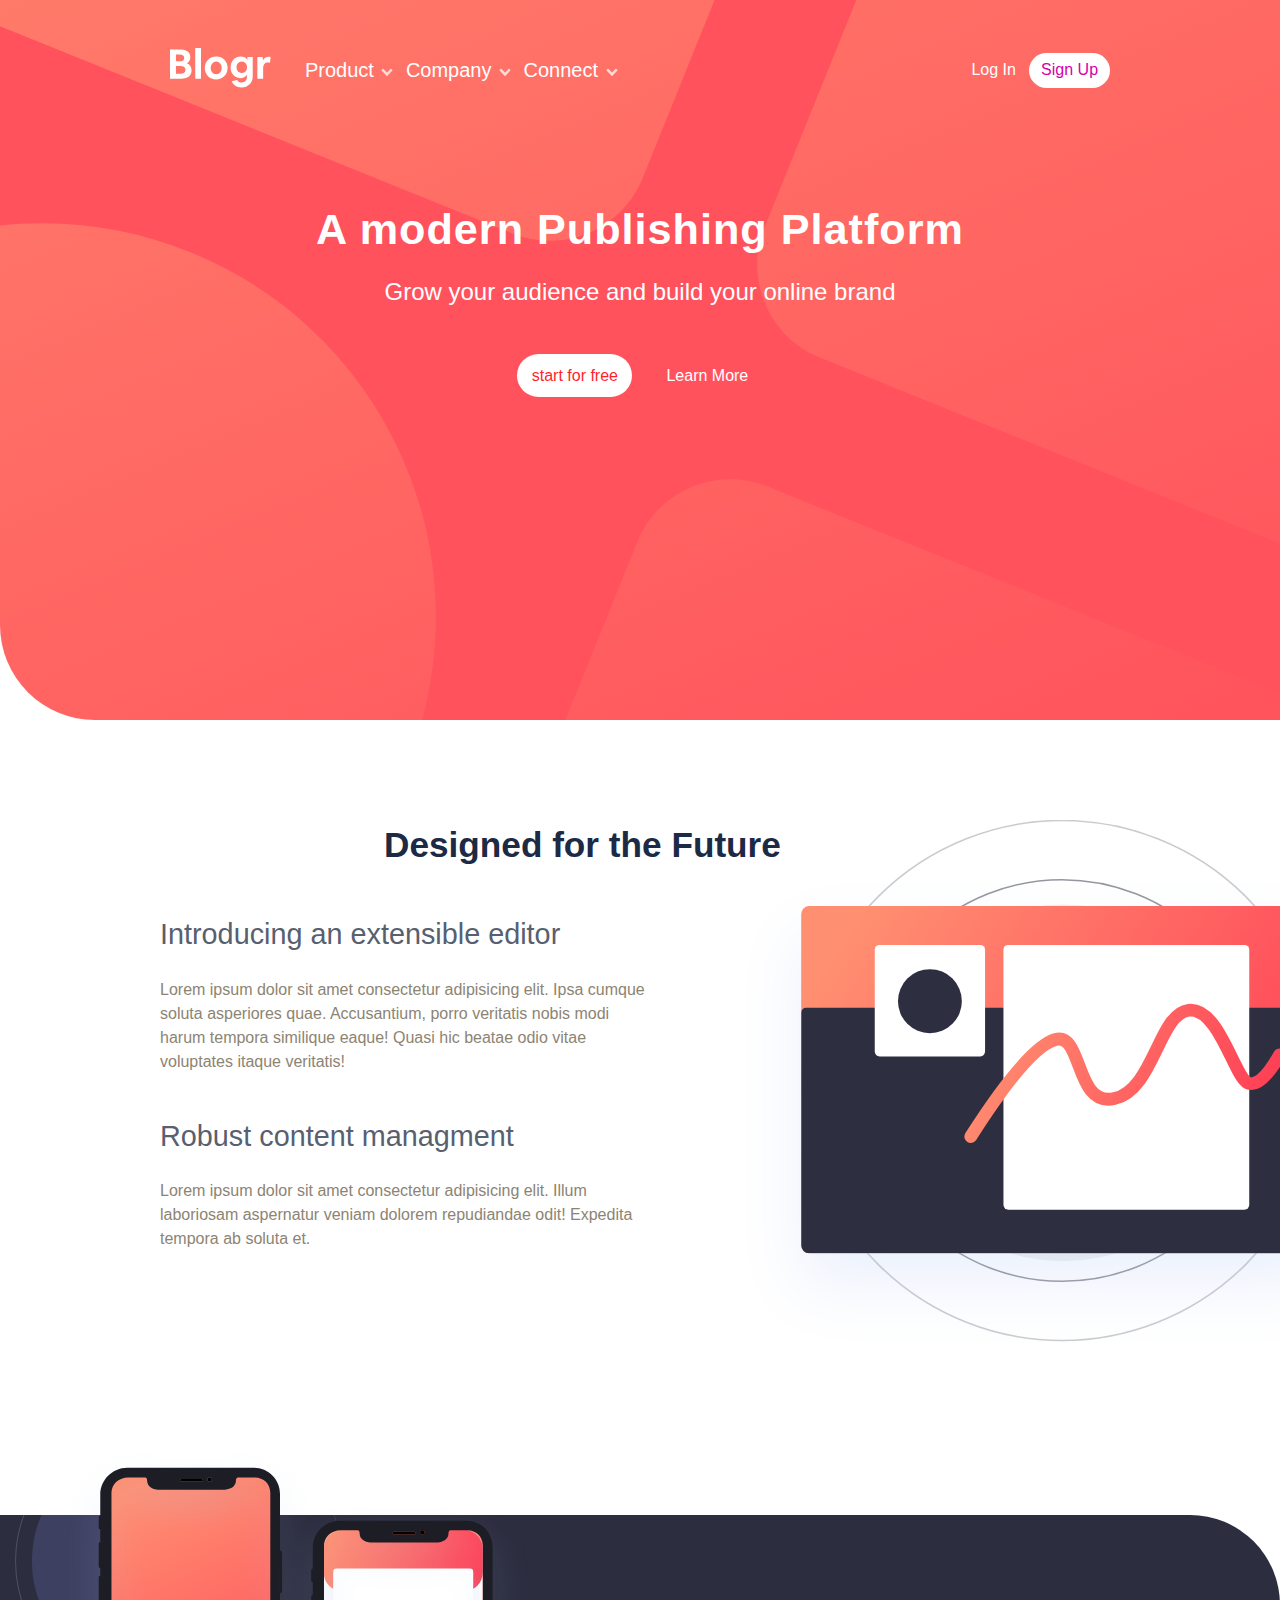
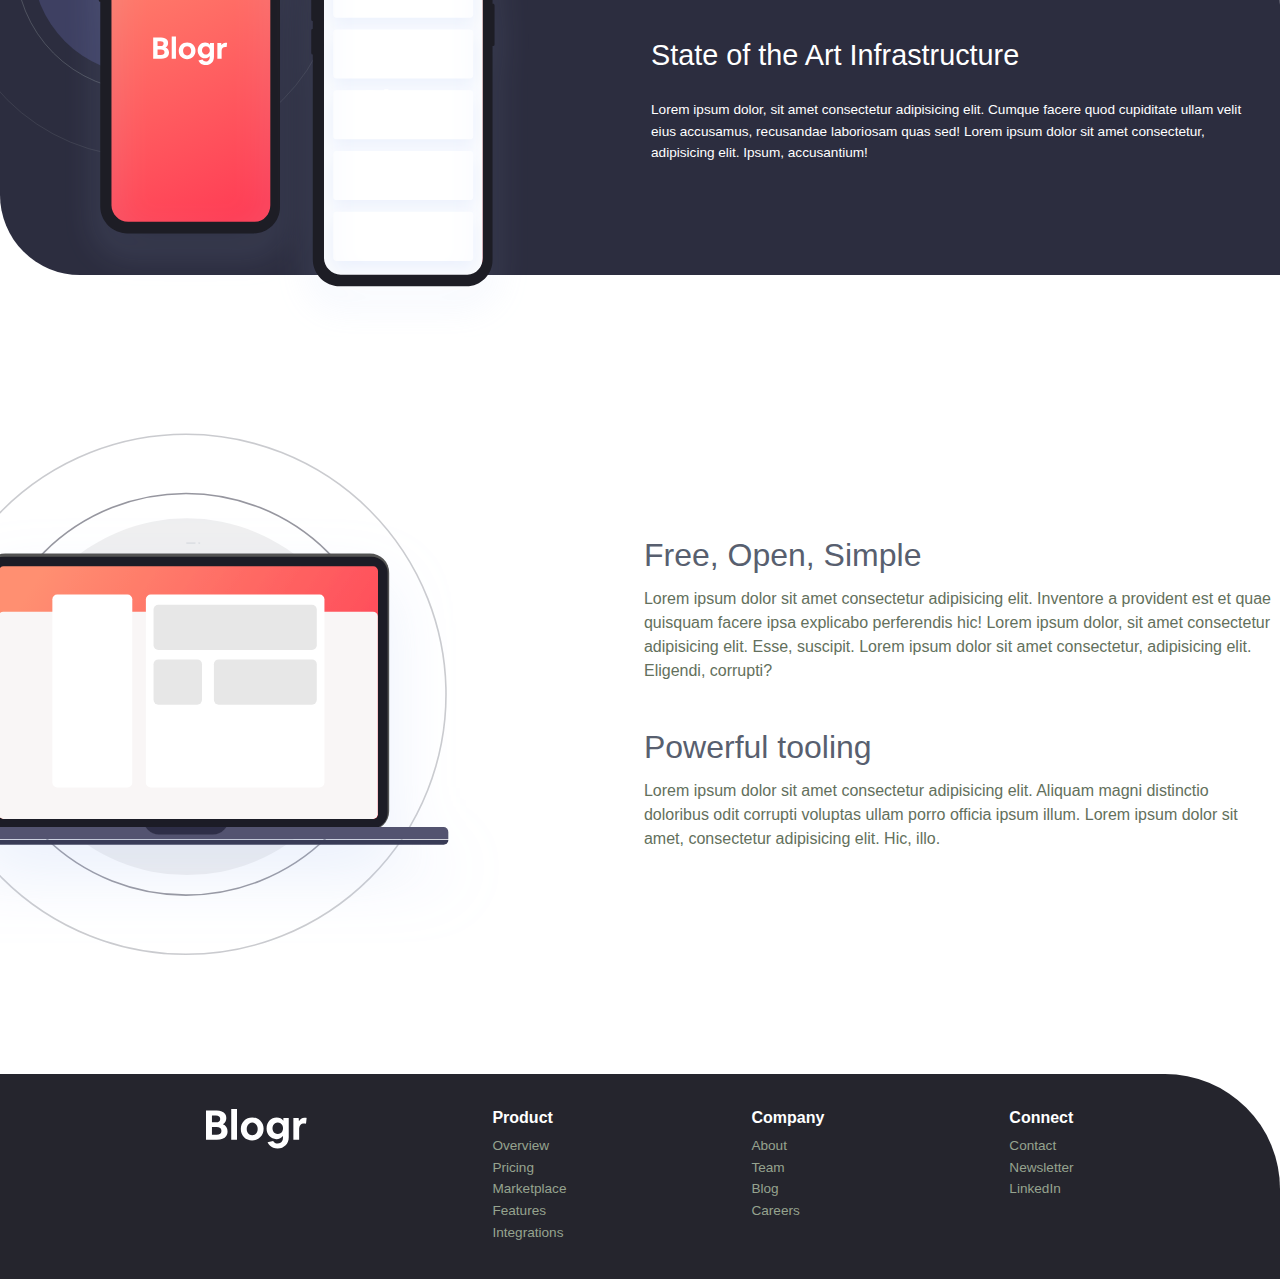
<file: index.html>
<!DOCTYPE html>
<html lang="en">
<head>
    <meta charset="UTF-8">
    <meta http-equiv="X-UA-Compatible" content="IE=edge">
    <meta name="viewport" content="width=device-width, initial-scale=1.0">
    <meta name="keywords" content=" Shivam Abraham, Mr Abraham, Shivam, Abraham, Html , CSs , Blogr Landing Page">
    <meta name="description" content="Blogr Landing PAge Using HTML, CSS , JS">
    <title>Frontend Mentor</title>
    <link rel="stylesheet" href="./style.css">
    <link rel="shortcut icon" href="./images/favicon-32x32.png" type="image/x-icon">
</head>
<body>
    <header id="head">
        <div class="header-top-container">
            <div class="header-top-left">
                <div class="logo-top">
                    <img src="./images/logo.svg" alt="">
                </div>
                <div class="toggle">

                </div> 
                <div class="header-nav">
                  
                    <div class="dropdown">
                        <a class="dropbtn">Product <img src="./images/icon-arrow-light.svg" alt=""></a>
                        <div class="dropdown-content">
                        <a href="#">Overview</a>
                        <a href="#">Pricing</a>
                        <a href="#">Marketplace</a>
                        <a href="#">Features</a>
                        <a href="#">Integrations</a>
                    
                        </div>
                      </div>
                    
                      <div class="dropdown">
                        <a class="dropbtn">Company <img src="./images/icon-arrow-light.svg" alt=""></a>
                        <div class="dropdown-content">
                        <a href="#">About</a>
                        <a href="#">Team</a>
                        <a href="#">Blog</a>
                        <a href="#">Careers</a>
                    
                        </div>
                      </div>
                    
                      <div class="dropdown">
                        <a class="dropbtn">Connect <img src="./images/icon-arrow-light.svg" alt=""></a>
                        <div class="dropdown-content">
                        <a href="https://twitter.com/abraham_shivam">Twitter</a>
                        <a href="https://www.instagram.com/shivamabraham/">Instagram</a>
                        <a href="https://www.linkedin.com/in/shivam-kumar-06a5951b9/">LinkedIn</a>
                        </div>
                      </div>
                </div>
            </div>
            <div class="header-top-right">
                <a href="./Log/loginform.html" class="login" target="_blank">Log In</a>
                <a href="./Log/signupform.html" class="login-active" target="_blank">Sign Up</a>
            </div>
        </div>
        <div class="header-bottom-container">
            <h2>A modern Publishing Platform</h2>
            <p>Grow your audience and build your online brand </p>
            <div class="btn">
                <a href="" class="Startactive">start for free</a>
                <a href="" class="active">Learn More</a>
            </div>
        </div>
    </header>
    <div class="container">
        <div class="content">
            <h2 class="text-align">Designed for the Future</h2>
            <section class="split">
                <div class="section-first-content">
                    <div>
                       <h2>Introducing an extensible editor</h2>
                       <p>Lorem ipsum dolor sit amet consectetur adipisicing elit. Ipsa cumque soluta asperiores quae. Accusantium, porro veritatis nobis modi harum tempora similique eaque! Quasi hic beatae odio vitae voluptates itaque veritatis!</p>
                    </div>
                    <div>
                        <h2>Robust content managment</h2>
                        <p>Lorem ipsum dolor sit amet consectetur adipisicing elit. Illum laboriosam aspernatur veniam dolorem repudiandae odit! Expedita tempora ab soluta et.</p>
                    </div>
                </div>
                <div class="image-first">
                    <img src="./images/illustration-editor-mobile.svg" alt="sections-first image">
                </div>
            </section>
        </div>
        <div class="content">
            <section class="split second-section">
               <div class="image-second">
                   <img id="mobiles" src="./images/illustration-phones.svg" alt="second image">
               </div>
               <div class="section-second-content">
                   <h2>State of the Art Infrastructure</h2>
                   <p>Lorem ipsum dolor, sit amet consectetur adipisicing elit. Cumque facere quod cupiditate ullam velit eius accusamus, recusandae laboriosam quas sed! Lorem ipsum dolor sit amet consectetur, adipisicing elit. Ipsum, accusantium!</p>
               </div>
            </section>
        </div>
        <div class="content">
            <section class="split third-section">
              <div class="image-third">
                  <img src="./images/illustration-laptop-mobile.svg" alt="Third Image">
              </div>
              <div class="section-third-content">
                  <div>
                      <h2>Free, Open, Simple</h2>
                      <p>Lorem ipsum dolor sit amet consectetur adipisicing elit. Inventore a provident est et quae quisquam facere ipsa explicabo perferendis hic! Lorem ipsum dolor, sit amet consectetur adipisicing elit. Esse, suscipit. Lorem ipsum dolor sit amet consectetur, adipisicing elit. Eligendi, corrupti?</p>
                  </div>
                  <div>
                      <h2>
                          Powerful tooling
                      </h2>
                      <p>Lorem ipsum dolor sit amet consectetur adipisicing elit. Aliquam magni distinctio doloribus odit corrupti voluptas ullam porro officia ipsum illum. Lorem ipsum dolor sit amet, consectetur adipisicing elit. Hic, illo.</p>
                  </div>
              </div>
            </section>
        </div>
    </div>
    <footer>
        <div class="grid">
          <div class="logo-bootom">
            <img src="./images/logo.svg" alt="">
          </div>
          <div class="grid-content">
            <h3>Product</h3>
            <ul>
              <li>Overview</li>
              <li>Pricing</li>
              <li>Marketplace</li>
              <li>Features</li>
              <li>Integrations</li>
            </ul>
          </div>
          <div class="grid-content">
            <h3>Company</h3>
            <ul>
              <li>About</li>
              <li>Team</li>
              <li>Blog</li>
              <li>Careers</li>
            </ul>
          </div>
          <div class="grid-content">
            <h3>Connect</h3>
            <ul>
              <li>Contact</li>
              <li>Newsletter</li>
              <li>LinkedIn</li>
            </ul>
          </div>
        </div>
      </footer>
      <script>
          let toggle = document.querySelector('.toggle');
          let navigation = document.querySelector('.header-nav');
          let button = document.querySelector('.dropbtn');
          let head = document.getElementById('head');

          toggle.onclick = function(){
        toggle.classList.toggle('active');
        navigation.classList.toggle('active')
        head.classList.toggle('active')
        
    }

      </script>
</body>
</html>
</file>
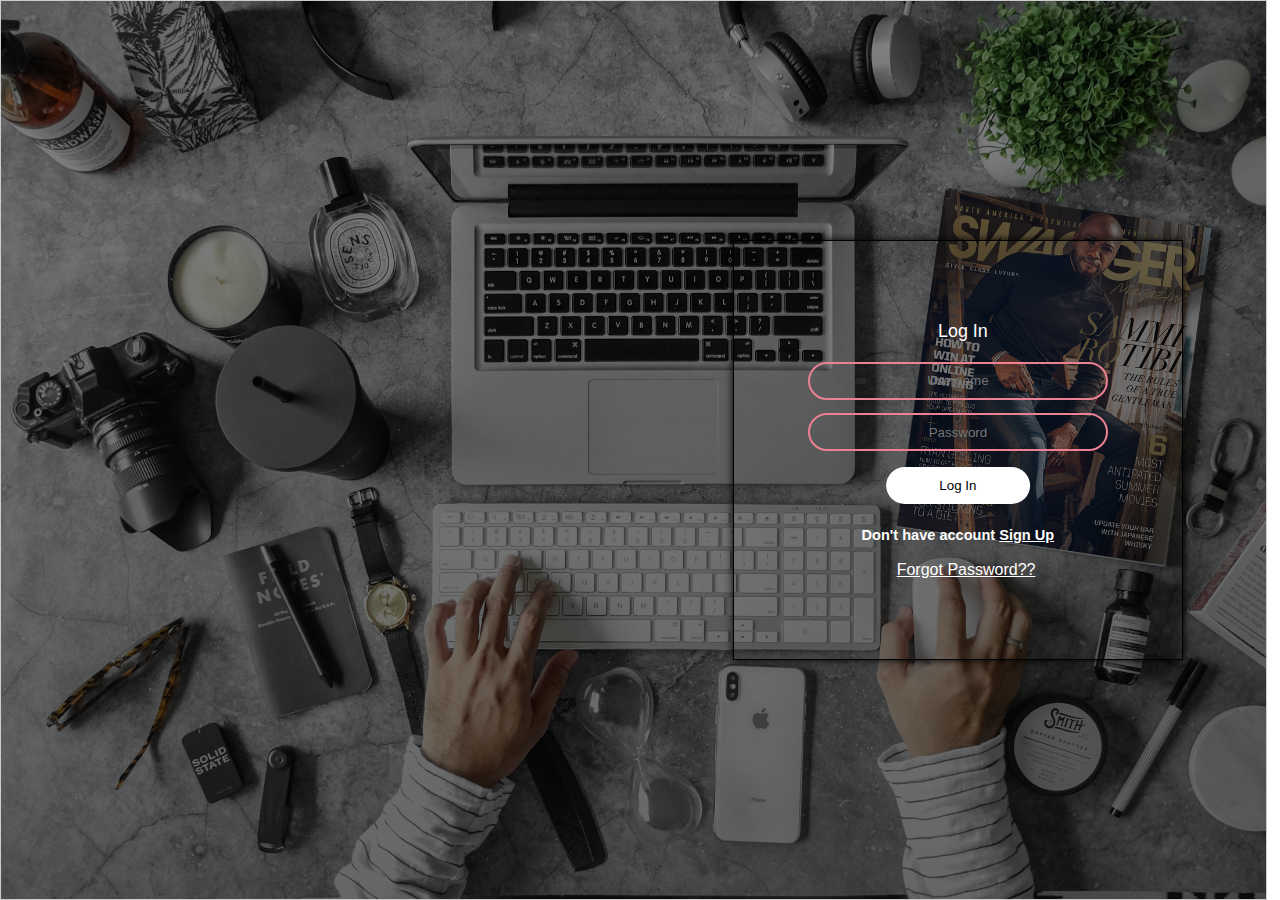
<file: loginform.html>
<!DOCTYPE html>
<html lang="en">
<head>
    <meta charset="UTF-8">
    <meta http-equiv="X-UA-Compatible" content="IE=edge">
    <meta name="viewport" content="width=device-width, initial-scale=1.0">
    <title>Log In</title>
    <link rel="shortcut icon" href="/images/key.svg" type="image/x-icon">
    <style>
        *{
            margin: 0;
            padding: 0;
            font-family: 'Gill Sans', 'Gill Sans MT', Calibri, 'Trebuchet MS', sans-serif;
            box-sizing: border-box;
        }
        body{
            height: 100vh;
            display: flex;
            justify-content: center;
            align-items: center;
        }
        .container{
            height: 100%;
            min-width: 100vw;
            margin: 1em;
            box-sizing: border-box;
        }
        .form form{
            box-shadow: 0 0 8px black;
            padding: 4em 1.8em;
        }
        .form{
            background: linear-gradient(rgba(0,0,0,.5),rgba(0,0,0,.6)), url(/images/pexels-drew-williams-2657669.jpg);
            background-size: cover;
            position: relative;
            border: 1px solid #ccc;
            display: flex;
            flex-direction: column;
            justify-content: center;
            align-items: center;
            padding: 1em;
            box-sizing: border-box;
            margin: auto;
            width: min(99%,65rem);
            height: 100vh;


        }
        .form form h4{
            color: #fff;
            font-weight: 400;
            margin-bottom: .75em;
            position: relative;
            left: 5px;
            font-size: 1.12em;
        }
        .form input{
            
            box-sizing: border-box;
            background: transparent;
         border-radius: 500px;
         border: 2px solid rgb(235, 129, 147);
         outline: 0;
         padding: .61em;
         margin: .51em 0;
         text-align: center;
         position: relative;
         left: 50%;
         transform: translateX(-50%);
        color: #fff;
        }
        .form button{
            outline: 0;
            border: 1px solid #000;
            border: 0;
            border-radius: 45px;
            padding: .45em 2.7em;
             position: relative;
            left: 50%;
            transform: translateX(-50%); 
            background-color: mediumseagreen;
            color: black;
            margin: .7em 0;
            cursor: pointer;
        }

        .form button:hover{
            background-color: #fff;
            color: black;
            
        }
        .form form p{
            font-size: .91em;
            color: #fff;
            margin-top: 1em;
            font-weight: 550;
        }
        .form p a{
            color: #fff;
        }
        .form form .forgot{
            position: relative;
            color: #fff;
            left: 35px;
        }

        @media (min-width:700px){
        .container{
            width: 100%;
        }
        img{
            max-width: 100%;
        }
          .form{
            position: relative;
            border: 1px solid #ccc;
            display: flex;
            flex-direction: row;
            justify-content: center;
            align-items: center;
            padding: 0;
            box-sizing: border-box;
            margin: 0;
            width: min(99%,95rem);
            gap: 1em;

        }
        .form form{
            border: 1px solid black;
            box-shadow: 0 0 8px black;
            padding: 5em .8em;
        
        }
        .form form h4{
            color: #fff;
            font-weight: 400;
            margin-bottom: .75em;
            position: relative;
            left: 5px;
            font-size: 1.12em;
            text-align: center;
        }
        .form input{
            box-sizing: border-box;
         outline: 0;
         padding: .71em;
         margin: .51em 0;
         text-align: center;
         position: relative;
         left: 50%;
         transform: translateX(-50%);
         font-weight: 500;
         width: 300px;
        
        }
        .form button{
            outline: 0;
            border: 0;
            transform: translateX(-50%); 
            background-color: #fff;
            color: black;
            margin: .7em 0;
            cursor: pointer;
            padding: .8em 4em;
            transition: background 450ms ease;
        }
        .form button:hover{
            color: #fff;
            background: black;
        }
        .form form p{
            font-size: .91em;
            color: #fff;
            margin-top: 1em;
            font-weight: 550;
            text-align: center;
        }
        .form p a{
            color: #fff;
        }
        .form p a:hover{
            color: green;
        }
        .left-image{
            display: none;
        }
        .left,
        .right{
            width: 50%;
        }
.right{
    width: 450px;
}

.form form  .forgot{
    color: #fff;
    text-align: center;
    position: relative;
    left: 150px;
}
        

    }
        
    </style>
</head>
<body>
     <div class="container">
         <div class="form">
             <div class="left">
                 <img class="left-image" src="/images/091-entryway-colour.svg" alt="">
             </div>
<div class="right">
    <form action="">
     <h4>
         Log In
     </h4>
     <input type="text" placeholder="Username" autocomplete="" autofocus required> <br>
     <input type="password" name="" id="" placeholder="Password"> <br>
     <button onclick="alert('You have Successfully Logged In')" type="submit">Log In</button> <br>
     <p>Don't have account <a href="/signupform.html">Sign Up</a></p> <br>
     <a class="forgot" href="">Forgot Password??</a>

     
    </form>
</div>
         </div>
     </div>
</body>
</html>
</file>
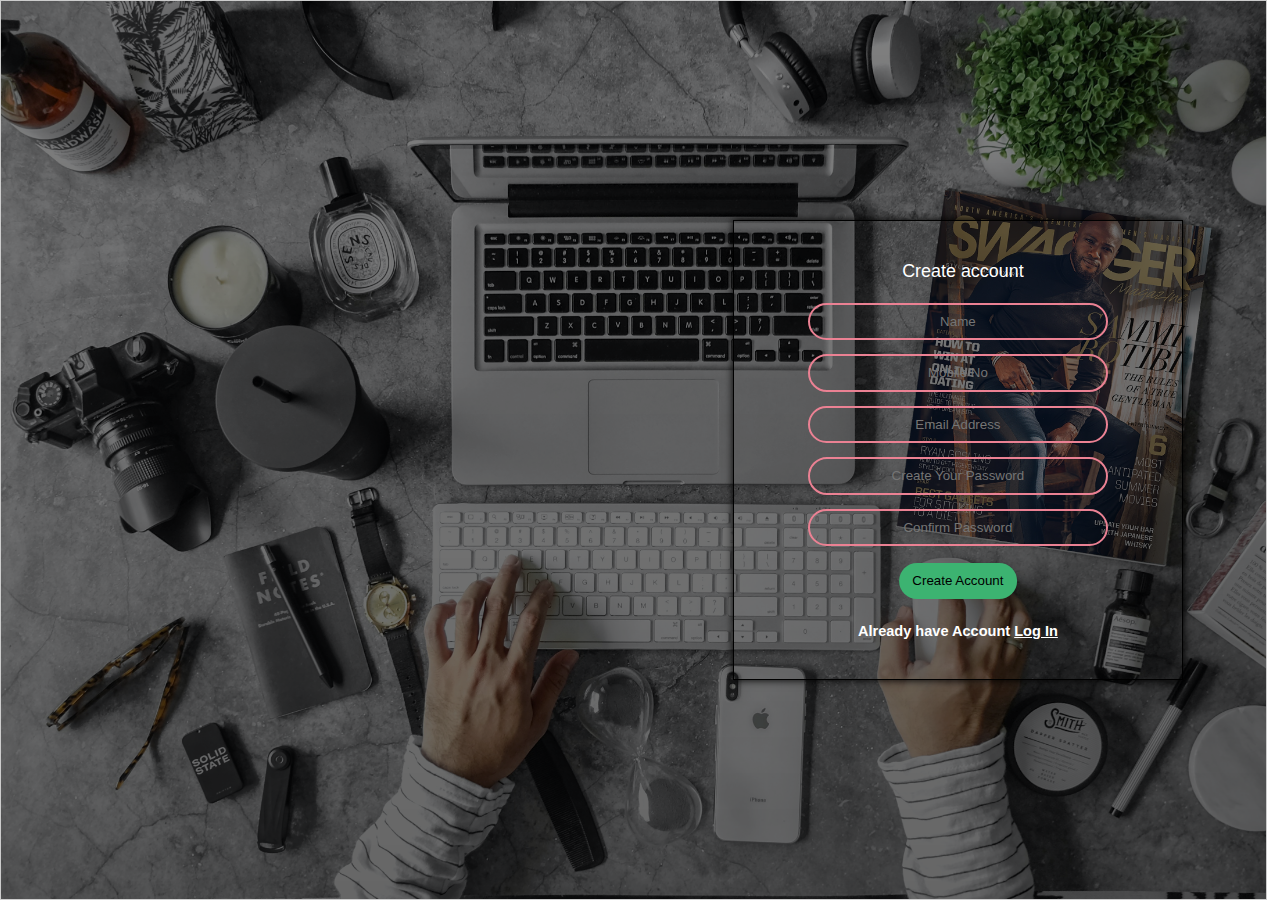
<file: signupform.html>
<!DOCTYPE html>
<html lang="en">
<head>
    <meta charset="UTF-8">
    <meta http-equiv="X-UA-Compatible" content="IE=edge">
    <meta name="viewport" content="width=device-width, initial-scale=1.0">
    <title>Create Account</title>
    <link rel="shortcut icon" href="/images/key.svg" type="image/x-icon">
    <style>
        *{
            margin: 0;
            padding: 0;
            font-family: 'Gill Sans', 'Gill Sans MT', Calibri, 'Trebuchet MS', sans-serif;
            box-sizing: border-box;
        }
        body{
            height: 100vh;
            display: flex;
            justify-content: center;
            align-items: center;
        }
        .container{
            height: 100%;
            min-width: 100vw;
            margin: 1em;
            box-sizing: border-box;
        }
        .form form{
            border: 1px solid black;
            box-shadow: 0 0 8px black;
            padding: 2em 1.8em;
        }
        .form{
            background: linear-gradient(rgba(0,0,0,.5),rgba(0,0,0,.6)), url(/images/pexels-drew-williams-2657669.jpg);
            background-size: cover;
            position: relative;
            border: 1px solid #ccc;
            display: flex;
            flex-direction: column;
            justify-content: center;
            align-items: center;
            padding: 1em;
            box-sizing: border-box;
            margin: auto;
            width: min(99%,65rem);
            height: 100vh;


        }
        .form form h4{
            color: #fff;
            font-weight: 400;
            margin-bottom: .75em;
            position: relative;
            left: 5px;
            font-size: 1.12em;
        }
        .form input{
            
            box-sizing: border-box;
            background: transparent;
         border-radius: 500px;
         border: 2px solid rgb(235, 129, 147);
         outline: 0;
         padding: .61em;
         margin: .51em 0;
         text-align: center;
         position: relative;
         left: 50%;
         transform: translateX(-50%);
        color: #fff;
        }
        .form button{
            outline: 0;
            border: 0;
            border-radius: 45px;
            padding: .45em .7em;
             position: relative;
            left: 50%;
            transform: translateX(-50%); 
            background-color: mediumseagreen;
            color: black;
            margin: .7em 0;
            cursor: pointer;
        }
        .form button:hover{
            background-color: #fff;
            color: black;
        }

        .form form p{
            font-size: .91em;
            color: #fff;
            margin-top: 1em;
            font-weight: 550;
        }
        .form p a{
            color: #fff;
        }

        @media (min-width:700px){
        .container{
            width: 100%;
        }
        img{
            max-width: 100%;
        }
          .form{
            /* background:#fff;             */
            position: relative;
            border: 1px solid #ccc;
            display: flex;
            flex-direction: row;
            justify-content: center;
            align-items: center;
            padding: 0;
            box-sizing: border-box;
            margin: 0;
            width: min(99%,95rem);
            gap: 1em;

        }
        .form form{
            border: 1px solid black;
            box-shadow: 0 0 8px black;
            padding: 2.5em .8em;
        
        }
        .form form h4{
            color: #fff;
            font-weight: 400;
            margin-bottom: .75em;
            position: relative;
            left: 5px;
            font-size: 1.12em;
            text-align: center;
        }
        .form input{
            box-sizing: border-box;
         outline: 0;
         padding: .71em;
         margin: .51em 0;
         text-align: center;
         position: relative;
         left: 50%;
         transform: translateX(-50%);
         font-weight: 500;
         width: 300px;
        
        }
        .form button{
            outline: 0;
            border: 0;
            transform: translateX(-50%); 
            background-color: mediumseagreen;
            color: black;
            margin: .7em 0;
            cursor: pointer;
            padding: .8em 1em;
            transition: background 450ms ease;
        }
        .form button:hover{
            background: #fff;
            color: black;
        }
        .form form p{
            font-size: .91em;
            color: #fff;
            margin-top: 1em;
            font-weight: 550;
            text-align: center;
        }
        .form p a{
            color: #fff;
        }
        .form p a:hover{
            color: green;
        }
        .left-image{
            display: none;
        }
        .left,
        .right{
            width: 50%;
        }
.right{
    width: 450px;
}
        

    }
        
    </style>
</head>
<body>
     <div class="container">
         <div class="form">
             <div class="left">
                 <img class="left-image" src="/images/091-entryway-colour.svg" alt="">
             </div>
<div class="right">
    <form action="">
     <h4>
         Create account
     </h4>
     <input type="text" placeholder="Name" autocomplete="" autofocus> <br>
     <input type="text" placeholder="Mobile No"> <br>
     <input type="email" placeholder="Email Address" required> <br>
     <input type="password" name="" id="" placeholder="Create Your Password" required> <br>
     <input type="password" name="" id="" placeholder="Confirm Password"> <br>
     <button onclick="alert('Your Account has been Created. Thank You!')" type="submit">Create Account</button> <br>
     <p>Already have Account <a href="/loginform.html">Log In</a></p>

     
    </form>
</div>
         </div>
     </div>
</body>
</html>
</file>
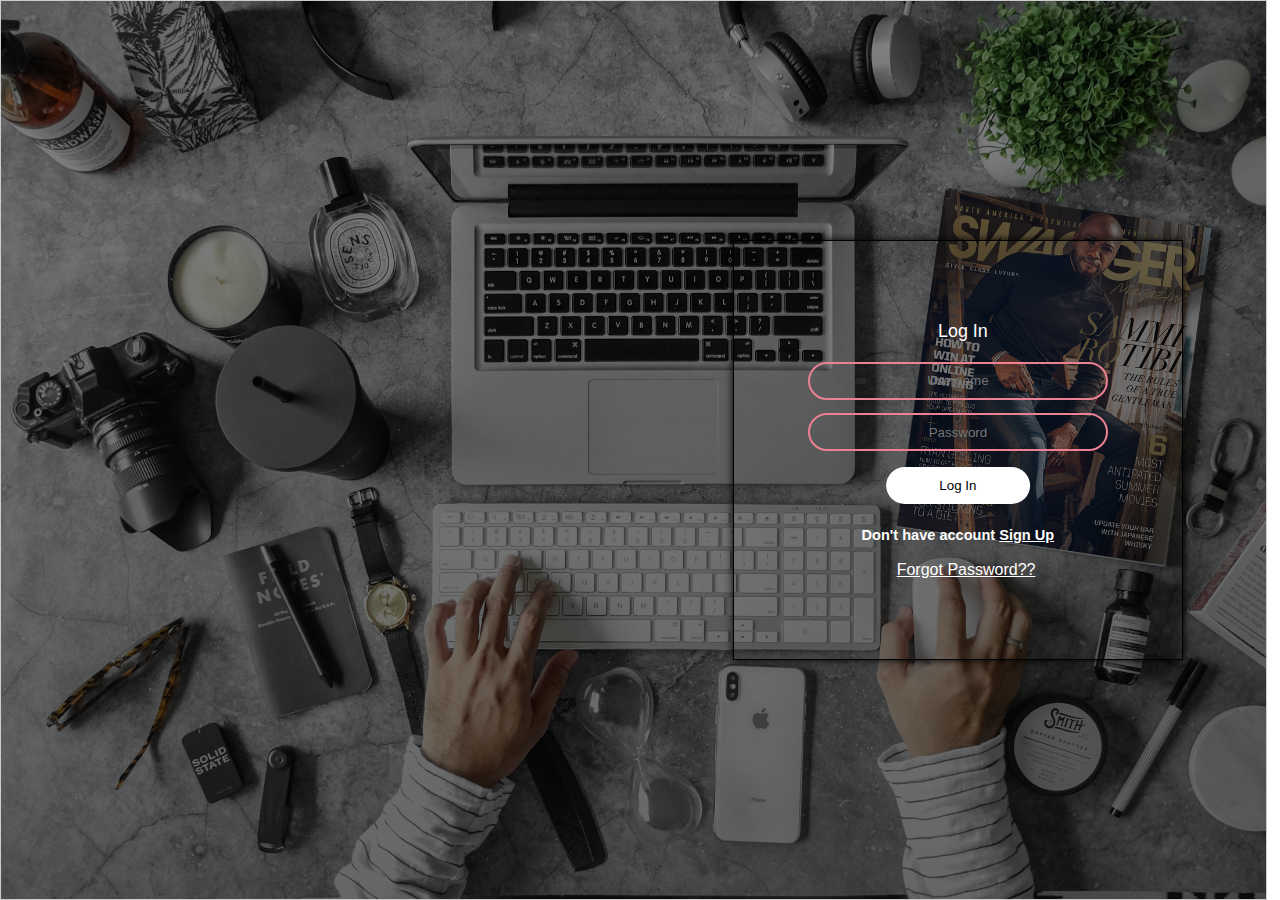
<file: Log/loginform.html>
<!DOCTYPE html>
<html lang="en">
<head>
    <meta charset="UTF-8">
    <meta http-equiv="X-UA-Compatible" content="IE=edge">
    <meta name="viewport" content="width=device-width, initial-scale=1.0">
    <title>Log In</title>
    <link rel="shortcut icon" href="../images/key.svg" type="image/x-icon">
    <style>
        *{
            margin: 0;
            padding: 0;
            font-family: 'Gill Sans', 'Gill Sans MT', Calibri, 'Trebuchet MS', sans-serif;
            box-sizing: border-box;
        }
        body{
            height: 100vh;
            display: flex;
            justify-content: center;
            align-items: center;
        }
        .container{
            height: 100%;
            min-width: 100vw;
            margin: 1em;
            box-sizing: border-box;
            border-radius: 10px;
        }
        .form form{
            box-shadow: 0 0 8px black;
            padding: 4em 1.8em;
            
        }
        .form{
            background: linear-gradient(rgba(0,0,0,.5),rgba(0,0,0,.6)), url(../images/pexels-drew-williams-2657669.jpg);
            background-size: cover;
            position: relative;
            border: 1px solid #ccc;
            display: flex;
            flex-direction: column;
            justify-content: center;
            align-items: center;
            padding: 1em;
            box-sizing: border-box;
            margin: auto;
            width: 100%;
            height: 100vh;


        }
        .form form h4{
            color: #fff;
            font-weight: 400;
            margin-bottom: .75em;
            position: relative;
            left: 5px;
            font-size: 1.12em;
        }
        .form input{
            
            box-sizing: border-box;
            background: transparent;
         border-radius: 500px;
         border: 2px solid rgb(235, 129, 147);
         outline: 0;
         padding: .61em;
         margin: .51em 0;
         text-align: center;
         position: relative;
         left: 50%;
         transform: translateX(-50%);
        color: #fff;
        }
        .form button{
            outline: 0;
            border: 1px solid #000;
            border: 0;
            border-radius: 45px;
            padding: .45em 2.7em;
             position: relative;
            left: 50%;
            transform: translateX(-50%); 
            background-color: mediumseagreen;
            color: black;
            margin: .7em 0;
            cursor: pointer;
        }

        .form button:hover{
            background-color: #fff;
            color: black;
            
        }
        .form form p{
            font-size: .91em;
            color: #fff;
            margin-top: 1em;
            font-weight: 550;
        }
        .form p a{
            color: #fff;
        }
        .form form .forgot{
            position: relative;
            color: #fff;
            left: 35px;
        }

        @media (min-width:700px){
        .container{
            width: 100%;
        }
        img{
            max-width: 100%;
        }
          .form{
            position: relative;
            border: 1px solid #ccc;
            display: flex;
            flex-direction: row;
            justify-content: center;
            align-items: center;
            padding: 0;
            box-sizing: border-box;
            margin: 0;
            width: min(99%,95rem);
            gap: 1em;

        }
        .form form{
            border: 1px solid black;
            box-shadow: 0 0 8px black;
            padding: 5em .8em;
        
        }
        .form form h4{
            color: #fff;
            font-weight: 400;
            margin-bottom: .75em;
            position: relative;
            left: 5px;
            font-size: 1.12em;
            text-align: center;
        }
        .form input{
            box-sizing: border-box;
         outline: 0;
         padding: .71em;
         margin: .51em 0;
         text-align: center;
         position: relative;
         left: 50%;
         transform: translateX(-50%);
         font-weight: 500;
         width: 300px;
        
        }
        .form button{
            outline: 0;
            border: 0;
            transform: translateX(-50%); 
            background-color: #fff;
            color: black;
            margin: .7em 0;
            cursor: pointer;
            padding: .8em 4em;
            transition: background 450ms ease;
        }
        .form button:hover{
            color: #fff;
            background: black;
        }
        .form form p{
            font-size: .91em;
            color: #fff;
            margin-top: 1em;
            font-weight: 550;
            text-align: center;
        }
        .form p a{
            color: #fff;
        }
        .form p a:hover{
            color: green;
        }
        .left-image{
            display: none;
        }
        .left,
        .right{
            width: 50%;
        }
.right{
    width: 450px;
}

.form form  .forgot{
    color: #fff;
    text-align: center;
    position: relative;
    left: 150px;
}
        

    }
        
    </style>
</head>
<body>
     <div class="container">
         <div class="form">
             <div class="left">
                 <img class="left-image" src="../images/091-entryway-colour.svg" alt="">
             </div>
<div class="right">
    <form action="">
     <h4>
         Log In
     </h4>
     <input type="text" placeholder="Username" autocomplete="" autofocus required> <br>
     <input type="password" name="" id="" placeholder="Password"> <br>
     <button onclick="alert('You have Successfully Logged In')" type="submit">Log In</button> <br>
     <p>Don't have account <a href="./signupform.html">Sign Up</a></p> <br>
     <a class="forgot" href="">Forgot Password??</a>

     
    </form>
</div>
         </div>
     </div>
</body>
</html>
</file>
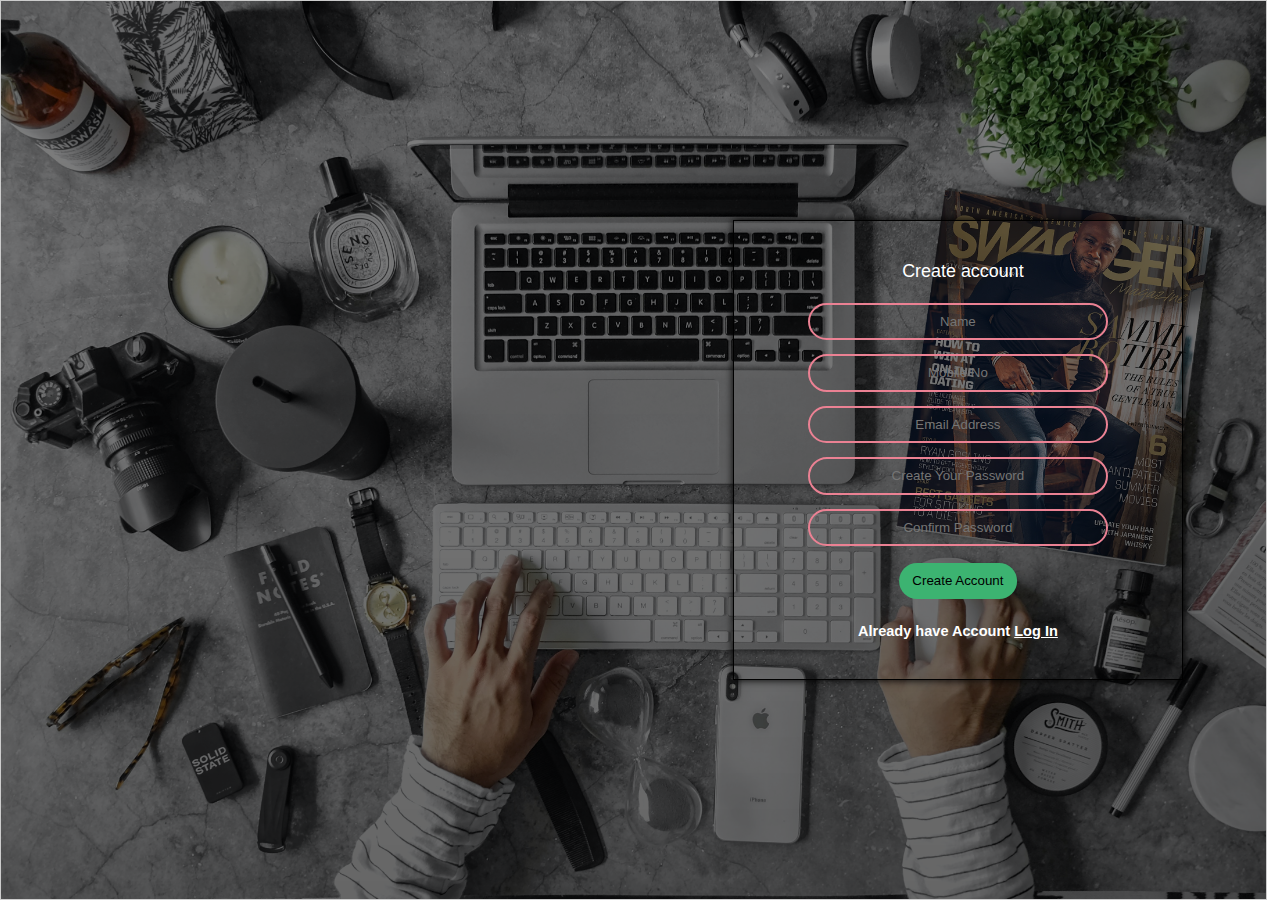
<file: Log/signupform.html>
<!DOCTYPE html>
<html lang="en">
<head>
    <meta charset="UTF-8">
    <meta http-equiv="X-UA-Compatible" content="IE=edge">
    <meta name="viewport" content="width=device-width, initial-scale=1.0">
    <title>Create Account</title>
    <link rel="shortcut icon" href="../images/key.svg" type="image/x-icon">
    <style>
        *{
            margin: 0;
            padding: 0;
            font-family: 'Gill Sans', 'Gill Sans MT', Calibri, 'Trebuchet MS', sans-serif;
            box-sizing: border-box;
        }
        body{
            height: 100vh;
            display: flex;
            justify-content: center;
            align-items: center;
        }
        .container{
            height: 100%;
            min-width: 100vw;
            margin: 1em;
            box-sizing: border-box;
            border-radius: 10px;
        }
        .form form{
            border: 1px solid black;
            box-shadow: 0 0 8px black;
            padding: 2em 1.8em;
        }
        .form{
            background: linear-gradient(rgba(0,0,0,.5),rgba(0,0,0,.6)), url(../images/pexels-drew-williams-2657669.jpg);
            background-size: cover;
            position: relative;
            border: 1px solid #ccc;
            display: flex;
            flex-direction: column;
            justify-content: center;
            align-items: center;
            padding: 1em;
            box-sizing: border-box;
            margin: auto;
            width: 100%;
            height: 100vh;


        }
        .form form h4{
            color: #fff;
            font-weight: 400;
            margin-bottom: .75em;
            position: relative;
            left: 5px;
            font-size: 1.12em;
        }
        .form input{
            
            box-sizing: border-box;
            background: transparent;
         border-radius: 500px;
         border: 2px solid rgb(235, 129, 147);
         outline: 0;
         padding: .61em;
         margin: .51em 0;
         text-align: center;
         position: relative;
         left: 50%;
         transform: translateX(-50%);
        color: #fff;
        }
        .form button{
            outline: 0;
            border: 0;
            border-radius: 45px;
            padding: .45em .7em;
             position: relative;
            left: 50%;
            transform: translateX(-50%); 
            background-color: mediumseagreen;
            color: black;
            margin: .7em 0;
            cursor: pointer;
        }
        .form button:hover{
            background-color: #fff;
            color: black;
        }

        .form form p{
            font-size: .91em;
            color: #fff;
            margin-top: 1em;
            font-weight: 550;
        }
        .form p a{
            color: #fff;
        }

        @media (min-width:700px){
        .container{
            width: 100%;
        }
        img{
            max-width: 100%;
        }
          .form{
            /* background:#fff;             */
            position: relative;
            border: 1px solid #ccc;
            display: flex;
            flex-direction: row;
            justify-content: center;
            align-items: center;
            padding: 0;
            box-sizing: border-box;
            margin: 0;
            width: min(99%,95rem);
            gap: 1em;

        }
        .form form{
            border: 1px solid black;
            box-shadow: 0 0 8px black;
            padding: 2.5em .8em;
        
        }
        .form form h4{
            color: #fff;
            font-weight: 400;
            margin-bottom: .75em;
            position: relative;
            left: 5px;
            font-size: 1.12em;
            text-align: center;
        }
        .form input{
            box-sizing: border-box;
         outline: 0;
         padding: .71em;
         margin: .51em 0;
         text-align: center;
         position: relative;
         left: 50%;
         transform: translateX(-50%);
         font-weight: 500;
         width: 300px;
        
        }
        .form button{
            outline: 0;
            border: 0;
            transform: translateX(-50%); 
            background-color: mediumseagreen;
            color: black;
            margin: .7em 0;
            cursor: pointer;
            padding: .8em 1em;
            transition: background 450ms ease;
        }
        .form button:hover{
            background: #fff;
            color: black;
        }
        .form form p{
            font-size: .91em;
            color: #fff;
            margin-top: 1em;
            font-weight: 550;
            text-align: center;
        }
        .form p a{
            color: #fff;
        }
        .form p a:hover{
            color: green;
        }
        .left-image{
            display: none;
        }
        .left,
        .right{
            width: 50%;
        }
.right{
    width: 450px;
}
        

    }
        
    </style>
</head>
<body>
     <div class="container">
         <div class="form">
             <div class="left">
                 <img class="left-image" src="../images/091-entryway-colour.svg" alt="">
             </div>
<div class="right">
    <form action="">
     <h4>
         Create account
     </h4>
     <input type="text" placeholder="Name" autocomplete="" autofocus> <br>
     <input type="text" placeholder="Mobile No"> <br>
     <input type="email" placeholder="Email Address" required> <br>
     <input type="password" name="" id="" placeholder="Create Your Password" required> <br>
     <input type="password" name="" id="" placeholder="Confirm Password"> <br>
     <button onclick="alert('Your Account has been Created. Thank You!')" type="submit">Create Account</button> <br>
     <p>Already have Account <a href="./loginform.html">Log In</a></p>

     
    </form>
</div>
         </div>
     </div>
</body>
</html>
</file>
<file: style.css>
*{
    margin: 0;
    padding: 0;
    font-family: 'Segoe UI', Tahoma, Geneva, Verdana, sans-serif;
    box-sizing: border-box;
}
body{
    height: 100vh;
    max-width: 100vw;
}

header{
    height: 80vh;
    box-sizing: border-box;
    background: hsl(356, 100%, 66%)url(./images/bg-pattern-intro.svg);
    background-position: center;
    background-repeat: no-repeat;
    border-bottom-left-radius: 95px;
}

.header-top-container{
    padding: 3em 0;
    display: flex;
    justify-content: space-around;
    align-items: content;
}
.header-top-left{
    display:flex;
    justify-content:space-between;
    gap: 20px;
    align-items: center;
}
.dropdown {
    position: relative;
    display:inline-block;
}
.dropdown a{
    padding: 0 .2em;
    font-size: 1em;
    color: #fff;

}
.dropdown img{
    margin-left: 2px;
    width: 12px;
}

.dropdown-content{
    display:none;
    position:absolute;
    width: 130px;
    z-index: 1;
background:#f9f9f9;
border-radius: 5px;
transition: all 350ms ease-in-out;


}
.dropdown-content a{
    display: block;
    padding: 10px 10px;
    text-decoration: none;
    color:#333;
    font-weight: 300;
    font-size: .75em;
}
.dropdown-content a:hover {
    background-color: #f1f1f1;
}
.dropdown:hover .dropdown-content {
    display: block;
transition: all 350ms ease-in-out;

  }
  .header-top-right{
      display:flex;
      align-items: center;
      gap: .2em;
  }
  
  .header-top-right a{
   text-decoration:none;
   color: #fff;
   padding: 6px 10px;
   transition: 350ms ease-in-out;
   font-size: 1em;
  }
  .header-top-right   .login-active{
    background: #fff;
    color: hsl(313, 100%, 42%);
    border-radius: 50px;
    padding: 8.5px 12px;
  }
.header-top-right a:hover{
      background: #fff;
      color: hsl(356, 100%, 56%);
      border-radius: 50px;
      padding: 8.5px 12px;
  }
  .header-bottom-container{
      display:flex;
      flex-direction: column;
      justify-content: center;
      align-items: center;
  }
  .header-bottom-container h2{
      color: #fff;
      font-size: 2em;
      letter-spacing: 1px;
      font-family: 'Gill Sans', 'Gill Sans MT', Calibri, 'Trebuchet MS', sans-serif;
      margin-top: 1.5em ;
  } 

  .header-bottom-container p{
      color: #fff;
      font-size: 1.1em;
      font-family: 'Gill Sans', 'Gill Sans MT', Calibri, 'Trebuchet MS', sans-serif;
      margin: 1em 0;
  }

  .btn{
      margin-top: 1em;
      display:flex;
      gap: 20px;
      flex-direction: row;
      justify-content:center;
      align-items: center;
  }

  .btn a{
      color: #fff;
      text-decoration: none;
      font-size: 1em;
      font-family: 'Gill Sans', 'Gill Sans MT', Calibri, 'Trebuchet MS', sans-serif;
      padding: .8em .89em;
      margin-top: .5em;
      transition: 450ms ease-in-out;

  }
  .btn a:hover{
    background: #fff;
    border-radius: 4em;
    color:hsl(353, 100%, 42%);

  }
  .btn .Startactive{
      background: #fff;
      border-radius: 4em;
      color:hsl(356, 100%, 56%);
  }
  img{
      max-width: 100%;
  }

  .split{
      margin: 2em 0;
      display:flex;
      justify-content: center;
      align-items: center;
    
  }
  .split >* {
      flex-basis: 100%;
  }
  .content{
      width: 100%;
      margin: auto;
      box-sizing: border-box;
      padding: 4em 1.5em 0 1.5em;
  }
  .section-first-content,
  .section-second-content,
  .section-third-content{
      width: min(90%,600px);
      width: 100%;
      padding: .5em;
  }
  .section-first-content p,
  .section-second-content p,
  .section-third-content p{
     font-size: .75em;
     font-weight: 400;
  }
  .section-first-content h2,
  .section-second-content h2,
  .section-third-content h2{
      font-size: 1.2em;
      font-weight: 500;
      margin-bottom: .5em;
  }
  /* the margin bottom separate the heading from the paragraph but the both the divs are merging together so we use div margin for top and bottom */

  .section-first-content div,
  .section-second-content div,
  .section-third-content div{
margin: .7em 0;  
}

/* Now we need to align the first content heading to center */

.content .text-align{
    display:block;
    position: absolute;
    font-size: 1.29em;
    left: 30%;
    font-weight: 550;
    transform: translateY(-15px);
}
.image-first{
    border: 1px solid re;
    transform: scale(1);
    position:relative;
    overflow:hidden;
    padding: 2em 0;
}

.image-first img{
    transform: scale(1.25);
    position:relative;
    right: -70px;
}
.section-first-content{
    margin-left: 0;
}

.second-section{
    background:hsl(237, 17%, 21%) url(./images/bg-pattern-circles.svg);
    background-position: left;
    background-position-x:-50px ;
    background-position-y: -150px;
    background-size: 390px;
    background-repeat: no-repeat;
    padding: 4em .70em;
    height: 250px;
    overflow: visible;
    border-top-right-radius: 90px;
    border-bottom-left-radius: 80px;

}

.image-second img{
    transform: scale(1.2)
}

.section-second-content{
    margin-left: .4em;
    padding: 1em;
}

.section-second-content h2{
    color: #fff;
    margin-bottom: 1em;
    font-weight: 500;
}
.section-second-content p{
    color: #fff;
    font-weight: 200;
    line-height: 1.6;
    font-size: .72em;
}

    .image-third img{
    transform: scale(1.6);
    position:relative;
    left: -63px;
}
footer{
    margin-top: 3.9em ;
    background: hsl(240, 10%, 16%);
    border-top-right-radius: 115px;

}
.grid{
    display:flex;
    justify-content: space-evenly;
    align-items: flex-start;
    padding: 2.2em 1.34em;
}
.grid-content ul{
    list-style: none;
    margin-top: .5em;
}

.grid-content h3{
    color: #fff;
    font-size: 1em;
    font-weight: 550;
}

.grid-content li{
    color: hsl(100, 10%, 60%);
    font-weight: 300;
    font-size: .85em;
    line-height: 1.6;
}
.grid-content li:hover{
    text-decoration: underline;
    cursor: pointer;
}
.toggle{
display: none;
}

@media (min-width:800px){
    body{
        height: 100vh;
    }
    img{
        max-width: 100%;
    }
    .header-top-left{
        display:flex;
        justify-content:space-between;
        gap: 60px;
        align-items: center;
    }

    .header-top-left{
        display:flex;
        justify-content:space-between;
        gap: 30px;
        align-items: center;
    }
    .dropdown {
        position: relative;
        display:inline-block;
    }
    .dropdown a{
        font-size: 1.25em;
    }
    .dropdown-content a{
        font-size: .75em;
        padding: 10px;
    }
    .dropdown-content a:hover {
        background-color: #f1f1f1;
    }
    .header-bottom-container h2{
        font-size: 2.7em;
    }
    .header-bottom-container p{
        font-size: 1.5em;
    }


.content{
    padding: 5em 0em;
    overflow: hidden;
}  
.split{
    line-height: 1;
    margin: 1.5em 0;
}

.image-first{
    overflow: visible;
    margin-left: 18em;
}
.image-first img{
    transform: scale(1.6);
}
.section-first-content{
    width:100%;
    position: relative;
    left: 152px;
}
.section-first-content h2{
    font-size: 1.8em;
    margin-bottom: 1em;
    color: hsl(220,12%,39%);
}
.section-first-content p{
    font-size: 1em;
    font-weight: 400;
    line-height: 1.5;
    color: hsl(400, 10%, 50%);
}
.content .text-align{
    color: hsl(220,42%,19%);
    font-size: 2.2em;
    position: relative;
    top: 40px;
    font-weight: 550;
}
.section-first-content > div{
    margin: 3em 0;
}
.image-second{
    transform: scale(.7);
}

.section-second-content h2{
    font-size: 1.8em;
    padding: .51em 0;
    margin-bottom: .5em;
}
.section-second-content p{
    font-size: .85em;
    font-weight: 300;
    color: #fff;
}
.second-section{
    height: 40vh;
}
.section-third-content h2{
    font-size: 2em;
    font-weight: 300;
    color: hsl(220,12%,39%);
}
.section-third-content p{
    font-size: 1em;
    line-height: 1.5;
    font-weight: 400;
    color: hsl(100, 10%, 40%);
}
.section-third-content > div{
    margin: 3em 0;
}

}

@media (max-width:590px){
    header{
        height: 90vh;
    }
    .header-bottom-container{
        margin-top: 2.51em;
        text-align: center;
    }
    .header-bottom-container h2{
        font-size: 1.8em;
        /* text-align: center; */
    }
    .header-bottom-container p{
        font-size: 1.2em;
        font-weight: 0;
    }
    .toggle{
        display: block;
        height:45px;
        width: 50px;
        background: #fff;
        background: url(./images/menu.svg);
        background-size: 50px;
        filter: invert(1);
        position: absolute;
        right: 25px;
    }
    
.header-top-right{
    display: none;
}
/* we also need to adjust the logo image to the left */
.logo-top{
    position: absolute;
    left: 20px;
    top: 30px;
}
.toggle.active{
        position: absolute;
        top: 25px;
        height:45px;
        width: 50px;
        background: #fff;
        background: url(./images/icons8-delete-48.png);
        background-size: 50px;
        filter: invert(1);
        position: absolute;
        right: 25px;
}

.split{
    text-align: center;
    display: flex;
    flex-direction: column;
    justify-content: center;
    align-items: center;
    height: 110vh;
    padding:  0;
    margin:  0;
    box-sizing: border-box;
 
}
.section-first-content{
    position: relative;
    left: 0px;
}
.section-first-content > div{
    margin-top: 3em;
}
.second-section{
    height: 110vh;
}

.image-first img{
    margin: 0;
    padding: 0;
}

.image-first img,
.image-second img,
.image-third img{
    position: relative;
    left: 0;
    right: 0;
    top: 0;
    margin: 0;
    transform: scale(1);
}
.content .text-align{
    width: min(99%,45rem);
    font-size: 1em;
    left: 0;
    right: 0;
    position: relative;
    text-align: center;
    transform: translateY(10px);
}
.grid{
    height: 100vh;
    margin-top: 2em 00;
    display: flex;
    flex-direction: column;
    justify-content: center;
    align-items: center;
}
.grid-content{
    margin-top: 1.5em;
}
.logo-bottom{
    display: block;
    margin: 1em 0;
}
.grid-content h3{
    margin-bottom: 1em;
}
.header-nav{
    display: none;
     transition: all 650ms ease;    
}
.header-nav.active{
    position: relative;
    top: 35px;
    height: 65vh;
    background: #ddd;
    border-radius: 10px 65px;
    display: flex;
    flex-direction: column;
    justify-content: center;
    z-index: 1;
    transition: all 350ms ease-in-out;

}
.header-nav.active a{
    display: block;
    transition: all 550ms ease-in-out;
    color: hsl(215, 12%, 19%);
    font-size: large;

    
}
.dropdown{
    margin: 1em;
    position: relative;
    border-radius: 50px;
    padding: .5em;
    width: 260px;
    text-align: center;
    transition: all 650ms ease-in-out;
}
.dropdown-content{
    position: relative;
    left: 65px;
    transition: all 550ms ease-in-out;
    text-align: left;
}
header.active{
    height: 150vh;
}
.header-bottom-container p{
    color: #fff;
    font-size: .95em;
    font-family: 'Gill Sans', 'Gill Sans MT', Calibri, 'Trebuchet MS', sans-serif;
    margin: 1em 0;
}

.btn{
    margin-top: 1em;
    display:flex;
    gap: 15px;
    flex-direction: row;
    justify-content:center;
    align-items: center;
}

.btn a{
    color: #fff;
    text-decoration: none;
    font-size: .9em;
    font-family: 'Gill Sans', 'Gill Sans MT', Calibri, 'Trebuchet MS', sans-serif;
    padding: .6em .6em;
    margin-top: .5em;
    transition: 450ms ease-in-out;

}
.btn a:hover{
  background: #fff;
  border-radius: 5em;
  color:hsl(353, 100%, 42%);

}
.btn .Startactive{
    background: #fff;
    border-radius: 4em;
    color:hsl(356, 100%, 56%);
}
/* For all the above learn more and start for free buttons i have just copied the code and changed very minor */
.dropbtn img{
    filter: invert(4);
}
}
@media (max-width: 300px){
    .split.second-section{
        height: 90vh;
    }
    .split.third-section{
        height: 90vh;
    }
    .split.third-section p{
        color: hsl(220, 2%, 39%);
    }
}
</file>
